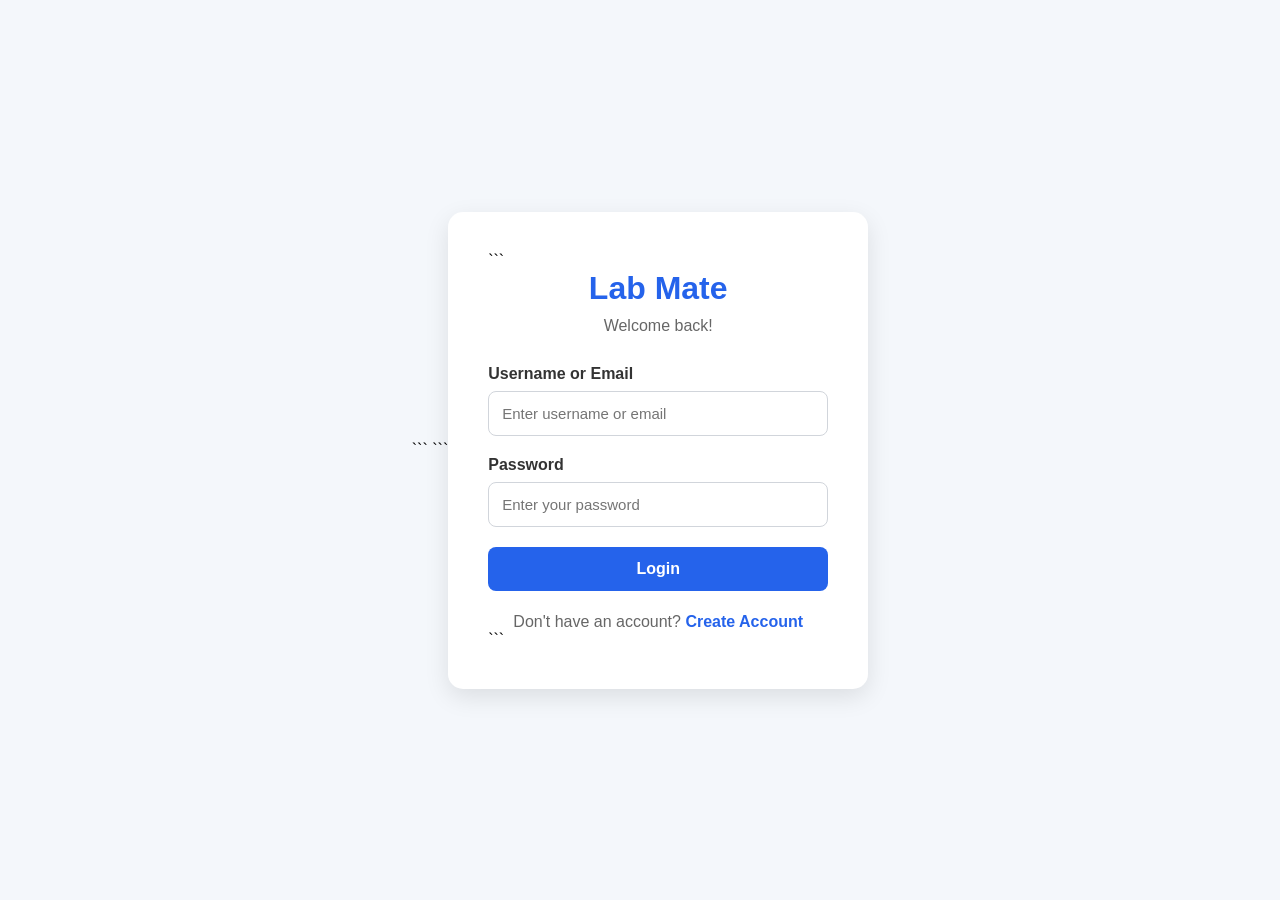
<file: frontend/login.html>
<!DOCTYPE html>

<html lang="en">
<head>
    <meta charset="UTF-8">
    <meta name="viewport" content="width=device-width, initial-scale=1.0">
    <title>Lab Mate - Login</title>

```
<style>
    * {
        margin: 0;
        padding: 0;
        box-sizing: border-box;
        font-family: Arial, sans-serif;
    }

    body {
        min-height: 100vh;
        display: flex;
        justify-content: center;
        align-items: center;
        background: #f4f7fb;
    }

    .login-container {
        width: 100%;
        max-width: 420px;
        background: white;
        padding: 40px;
        border-radius: 15px;
        box-shadow: 0 8px 25px rgba(0, 0, 0, 0.1);
    }

    .logo {
        text-align: center;
        margin-bottom: 10px;
        font-size: 32px;
        font-weight: bold;
        color: #2563eb;
    }

    .subtitle {
        text-align: center;
        color: #666;
        margin-bottom: 30px;
    }

    .form-group {
        margin-bottom: 20px;
    }

    label {
        display: block;
        margin-bottom: 8px;
        font-weight: bold;
        color: #333;
    }

    input {
        width: 100%;
        padding: 13px;
        border: 1px solid #d1d5db;
        border-radius: 8px;
        font-size: 15px;
        outline: none;
    }

    input:focus {
        border-color: #2563eb;
    }

    .login-btn {
        width: 100%;
        padding: 13px;
        border: none;
        border-radius: 8px;
        background: #2563eb;
        color: white;
        font-size: 16px;
        font-weight: bold;
        cursor: pointer;
    }

    .login-btn:hover {
        background: #1d4ed8;
    }

    .login-btn:disabled {
        background: #93c5fd;
        cursor: not-allowed;
    }

    .message {
        margin-top: 15px;
        text-align: center;
        font-size: 14px;
        font-weight: bold;
    }

    .signup-text {
        text-align: center;
        margin-top: 22px;
        color: #666;
    }

    .signup-text a {
        color: #2563eb;
        text-decoration: none;
        font-weight: bold;
    }
</style>
```

</head>

<body>

<div class="login-container">

```
<div class="logo">Lab Mate</div>

<p class="subtitle">
    Welcome back!
</p>

<form id="loginForm">

    <div class="form-group">

        <label for="username">
            Username or Email
        </label>

        <input
            type="text"
            id="username"
            placeholder="Enter username or email"
            required
        >

    </div>


    <div class="form-group">

        <label for="password">
            Password
        </label>

        <input
            type="password"
            id="password"
            placeholder="Enter your password"
            required
        >

    </div>


    <button
        type="submit"
        class="login-btn"
        id="loginButton"
    >
        Login
    </button>


    <div
        id="message"
        class="message"
    ></div>

</form>


<p class="signup-text">

    Don't have an account?

    <a href="/signup">
        Create Account
    </a>

</p>
```

</div>

<script>

document
    .getElementById("loginForm")
    .addEventListener("submit", async function(event) {

        event.preventDefault();


        const username =
            document.getElementById("username").value.trim();

        const password =
            document.getElementById("password").value;


        const message =
            document.getElementById("message");

        const button =
            document.getElementById("loginButton");


        button.disabled = true;

        button.textContent = "Logging in...";


        try {

            const response = await fetch(
                "/api/login",
                {
                    method: "POST",

                    headers: {
                        "Content-Type": "application/json"
                    },

                    body: JSON.stringify({
                        username: username,
                        password: password
                    })
                }
            );


            const data = await response.json();


            if (response.ok) {

                message.textContent =
                    "Login successful!";

                message.style.color = "green";


                setTimeout(function() {

                    window.location.href = "/";

                }, 700);

            }

            else {

                message.textContent =
                    data.error || "Login failed.";

                message.style.color = "red";

                button.disabled = false;

                button.textContent = "Login";
            }

        }

        catch (error) {

            message.textContent =
                "Could not connect to server.";

            message.style.color = "red";

            button.disabled = false;

            button.textContent = "Login";
        }

    });

</script>

</body>
</html>
</file>
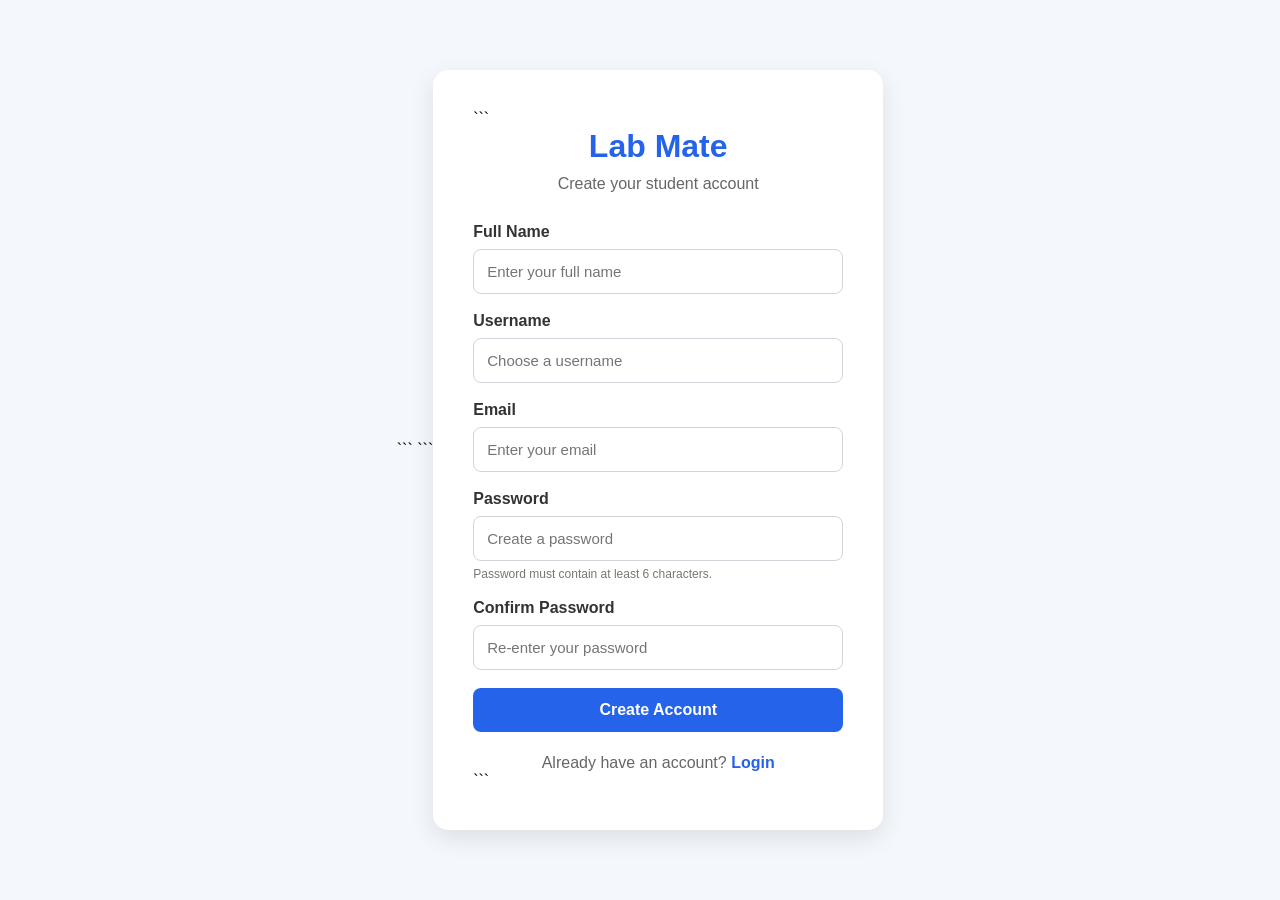
<file: frontend/signup.html>
<!DOCTYPE html>

<html lang="en">
<head>
    <meta charset="UTF-8">
    <meta name="viewport" content="width=device-width, initial-scale=1.0">
    <title>Lab Mate - Sign Up</title>

```
<style>
    * {
        margin: 0;
        padding: 0;
        box-sizing: border-box;
        font-family: Arial, sans-serif;
    }

    body {
        min-height: 100vh;
        display: flex;
        justify-content: center;
        align-items: center;
        background: #f4f7fb;
        padding: 20px;
    }

    .signup-container {
        width: 100%;
        max-width: 450px;
        background: white;
        padding: 40px;
        border-radius: 15px;
        box-shadow: 0 8px 25px rgba(0, 0, 0, 0.1);
    }

    .logo {
        text-align: center;
        margin-bottom: 10px;
        font-size: 32px;
        font-weight: bold;
        color: #2563eb;
    }

    .subtitle {
        text-align: center;
        color: #666;
        margin-bottom: 30px;
    }

    .form-group {
        margin-bottom: 18px;
    }

    label {
        display: block;
        margin-bottom: 8px;
        font-weight: bold;
        color: #333;
    }

    input {
        width: 100%;
        padding: 13px;
        border: 1px solid #d1d5db;
        border-radius: 8px;
        font-size: 15px;
        outline: none;
    }

    input:focus {
        border-color: #2563eb;
    }

    .signup-btn {
        width: 100%;
        padding: 13px;
        border: none;
        border-radius: 8px;
        background: #2563eb;
        color: white;
        font-size: 16px;
        font-weight: bold;
        cursor: pointer;
    }

    .signup-btn:hover {
        background: #1d4ed8;
    }

    .signup-btn:disabled {
        background: #93c5fd;
        cursor: not-allowed;
    }

    .message {
        margin-top: 15px;
        text-align: center;
        font-size: 14px;
        font-weight: bold;
    }

    .login-text {
        text-align: center;
        margin-top: 22px;
        color: #666;
    }

    .login-text a {
        color: #2563eb;
        text-decoration: none;
        font-weight: bold;
    }

    .password-note {
        font-size: 12px;
        color: #777;
        margin-top: 6px;
    }
</style>
```

</head>

<body>

<div class="signup-container">

```
<div class="logo">Lab Mate</div>

<p class="subtitle">
    Create your student account
</p>

<form id="signupForm">

    <div class="form-group">
        <label for="name">Full Name</label>
        <input
            type="text"
            id="name"
            placeholder="Enter your full name"
            required
        >
    </div>

    <div class="form-group">
        <label for="username">Username</label>
        <input
            type="text"
            id="username"
            placeholder="Choose a username"
            required
        >
    </div>

    <div class="form-group">
        <label for="email">Email</label>
        <input
            type="email"
            id="email"
            placeholder="Enter your email"
            required
        >
    </div>

    <div class="form-group">
        <label for="password">Password</label>

        <input
            type="password"
            id="password"
            placeholder="Create a password"
            minlength="6"
            required
        >

        <p class="password-note">
            Password must contain at least 6 characters.
        </p>
    </div>

    <div class="form-group">
        <label for="confirmPassword">
            Confirm Password
        </label>

        <input
            type="password"
            id="confirmPassword"
            placeholder="Re-enter your password"
            required
        >
    </div>

    <button
        type="submit"
        class="signup-btn"
        id="signupButton"
    >
        Create Account
    </button>

    <div
        id="message"
        class="message"
    ></div>

</form>

<p class="login-text">
    Already have an account?
    <a href="/login">Login</a>
</p>
```

</div>

<script>

document
    .getElementById("signupForm")
    .addEventListener("submit", async function(event) {

        event.preventDefault();

        const name =
            document.getElementById("name").value.trim();

        const username =
            document.getElementById("username").value.trim();

        const email =
            document.getElementById("email").value.trim();

        const password =
            document.getElementById("password").value;

        const confirmPassword =
            document.getElementById("confirmPassword").value;

        const message =
            document.getElementById("message");

        const button =
            document.getElementById("signupButton");


        // Check passwords

        if (password !== confirmPassword) {

            message.textContent =
                "Passwords do not match!";

            message.style.color = "red";

            return;
        }


        button.disabled = true;

        button.textContent = "Creating Account...";


        try {

            const response = await fetch(
                "/api/signup",
                {
                    method: "POST",

                    headers: {
                        "Content-Type": "application/json"
                    },

                    body: JSON.stringify({
                        name: name,
                        username: username,
                        email: email,
                        password: password
                    })
                }
            );


            const data = await response.json();


            if (response.ok) {

                message.textContent =
                    "Account created successfully!";

                message.style.color = "green";


                setTimeout(function() {

                    window.location.href = "/login";

                }, 1000);

            }

            else {

                message.textContent =
                    data.error || "Signup failed.";

                message.style.color = "red";

                button.disabled = false;

                button.textContent =
                    "Create Account";
            }

        }

        catch (error) {

            message.textContent =
                "Could not connect to server.";

            message.style.color = "red";

            button.disabled = false;

            button.textContent =
                "Create Account";
        }

    });

</script>

</body>
</html>
</file>
